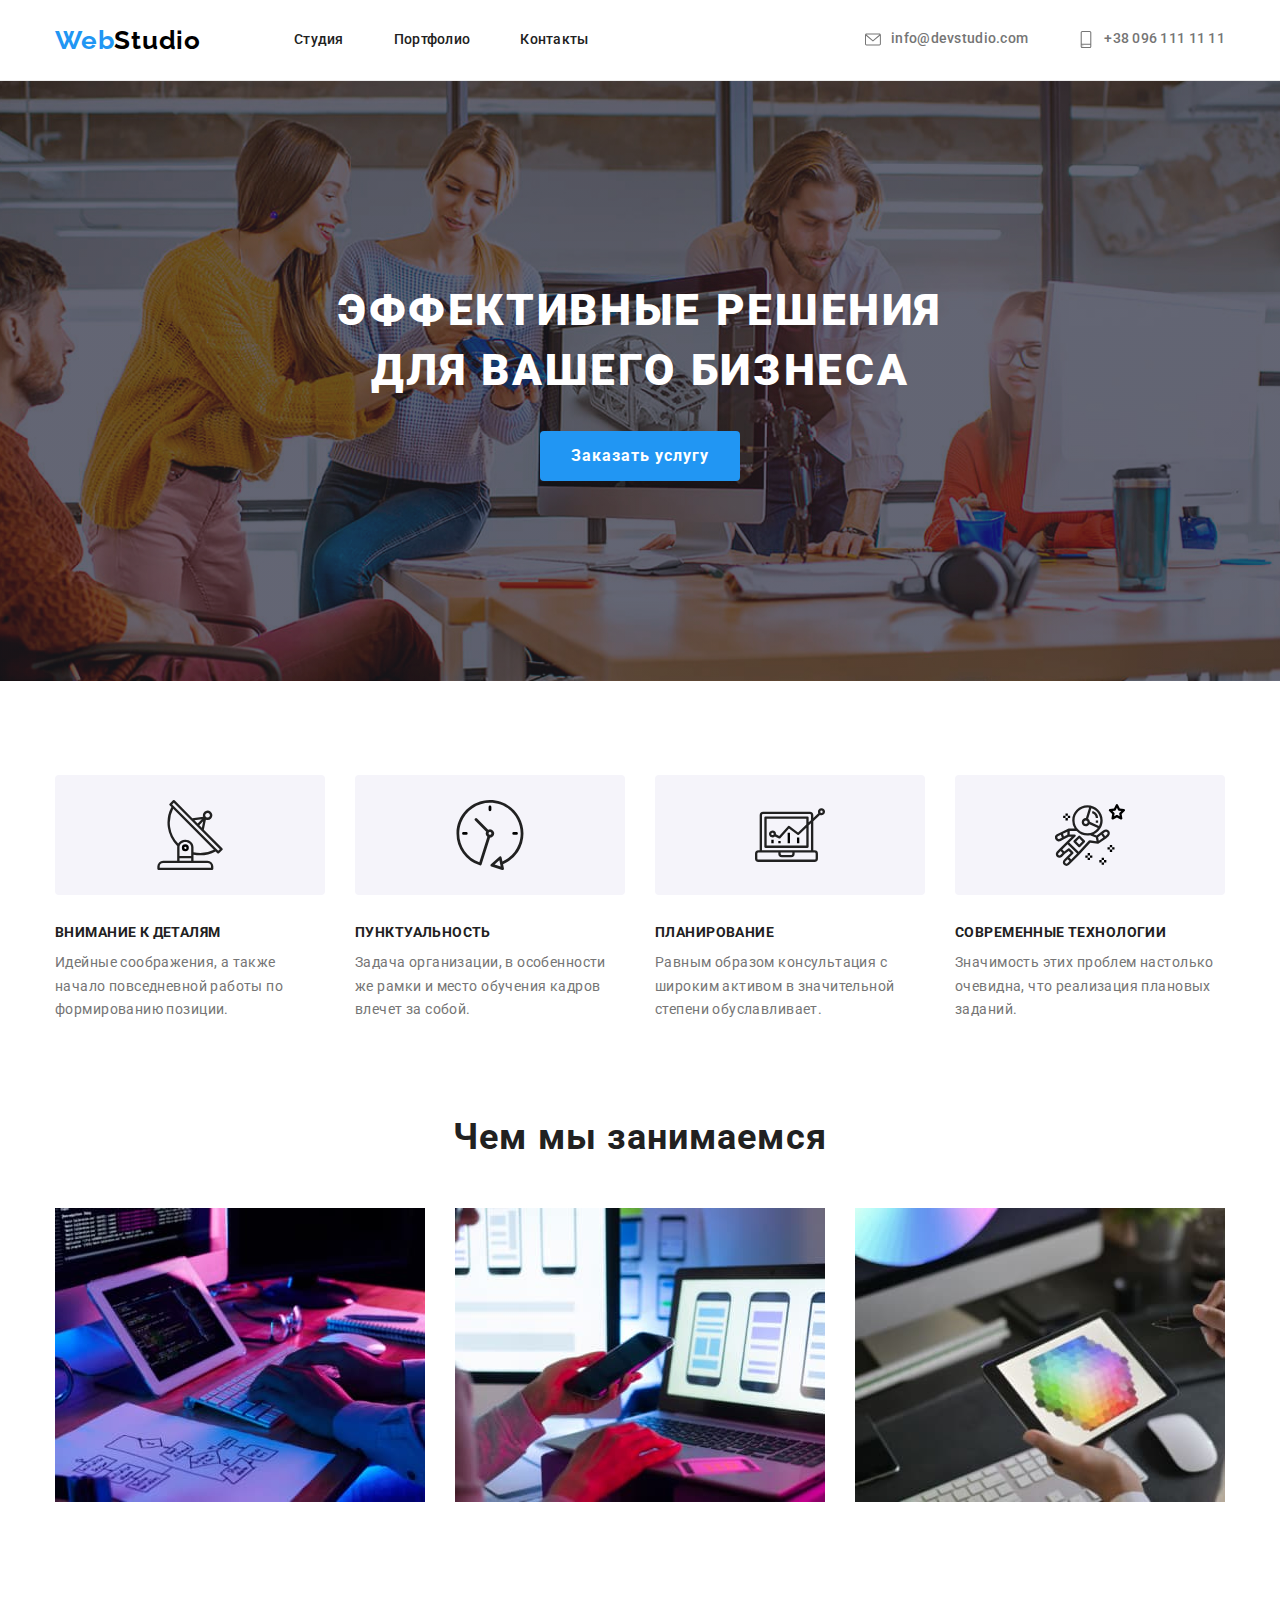
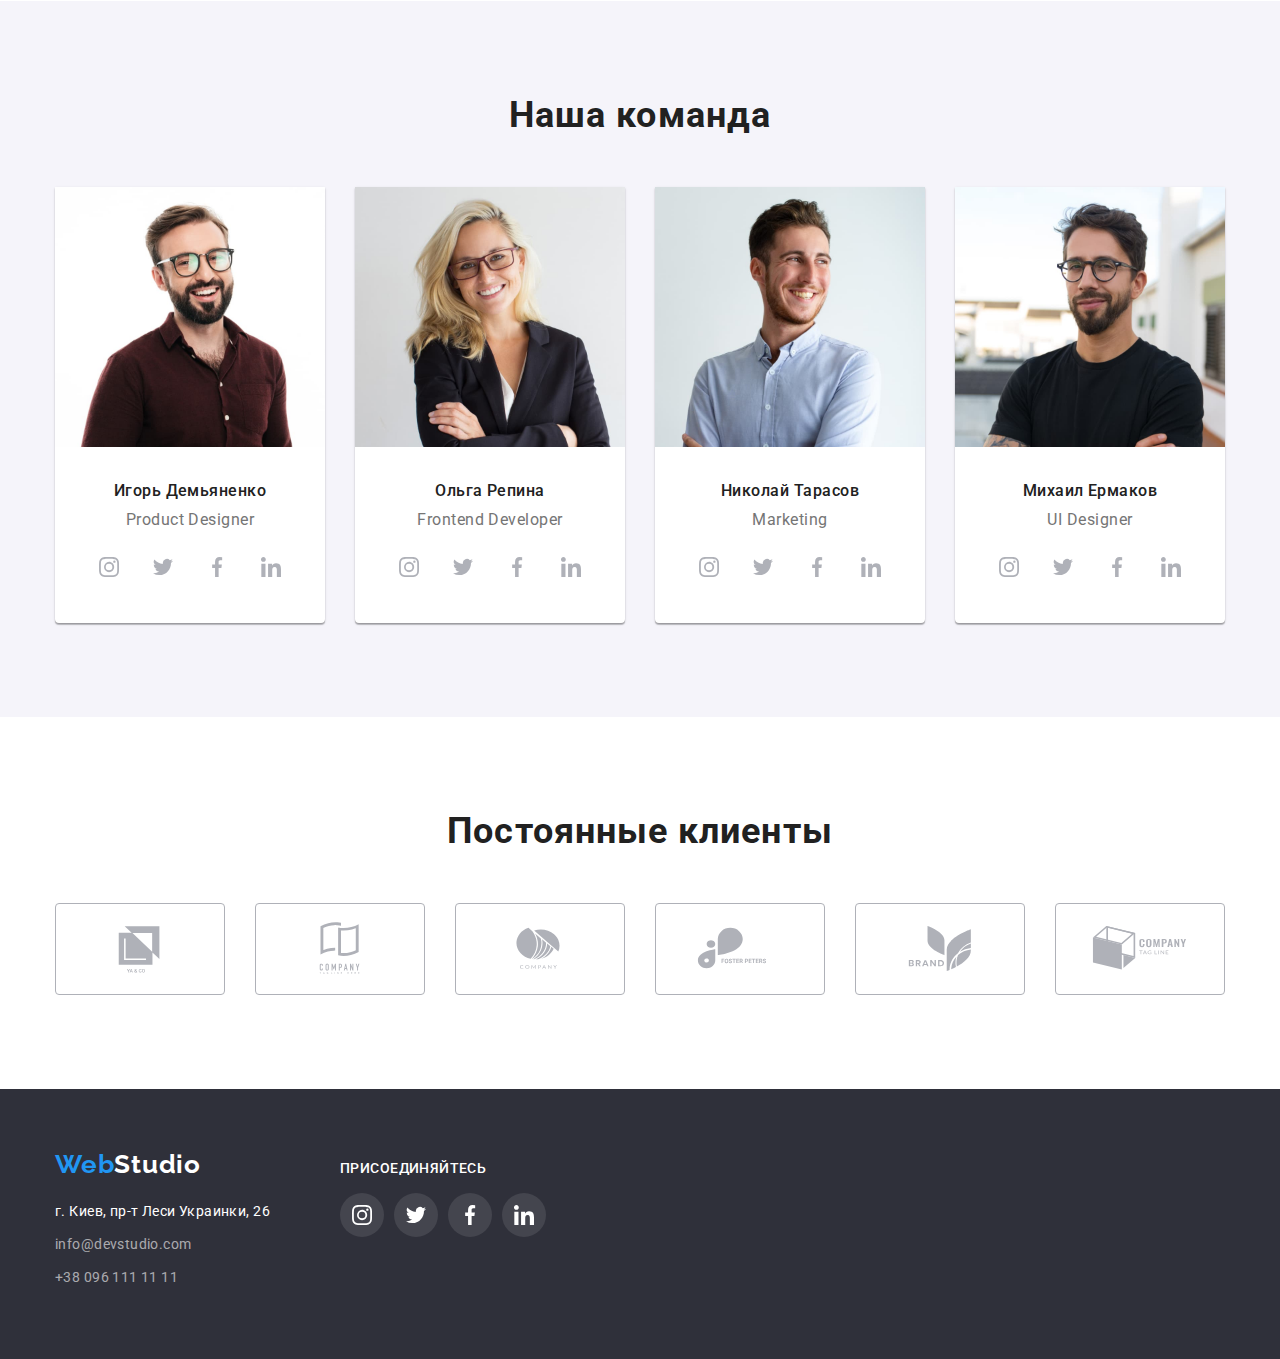
<file: index.html>
<!DOCTYPE html>
<html lang="ru">

<head>
    <meta charset="UTF-8">
    <meta http-equiv="X-UA-Compatible" content="IE=edge">
    <meta name="viewport" content="width=device-width, initial-scale=1.0">
    <title>Document</title>
    <link rel="stylesheet"
        href="https://cdnjs.cloudflare.com/ajax/libs/modern-normalize/1.1.0/modern-normalize.min.css">
    <link
        href="https://fonts.googleapis.com/css2?family=Raleway:wght@700&family=Roboto:wght@400;500;700;900&display=swap"
        rel="stylesheet">
    <link rel="stylesheet" href="./css/style.css">
</head>

<body class="page">
    <header class="header">
        <div class="container">
            <nav class="nav">
                <a class="logo link" href="index.html"><span class="web">Web</span>Studio</a>
                <ul class="nav-list list">
                    <li class="link-text"><a class="nav-link link" href="index.html">Студия</a></li>
                    <li class="link-text"><a class="nav-link link" href="./portfolio.html">Портфолио</a></li>
                    <li class="link-text"><a class="nav-link link" href="">Контакты</a></li>
                </ul>
            </nav>
            <div class="contact-links">
                <a class="contact-link link" href="mailto:info@devstudio.com">
                    <svg class="contacts-logo">
                        <use href="./images/svg/sprite.svg#icon-envelope"></use>
                    </svg> info@devstudio.com
                </a>
                <a class="contact-link link" href="tel:+380961111111">
                    <svg class="contacts-logo">
                        <use href="./images/svg/sprite.svg#icon-smartphone"></use>
                    </svg> +38 096 111 11 11
                </a>
            </div>
        </div>
    </header>
    <main>
        <!-- секція герой -->
        <section class="section-hero">
            <h1 class="hero-title">Эффективные решения <br /> для вашего бизнеса</h1>
            <button class="hero-button" type="button">Заказать услугу</button>
        </section>

        <!-- секція про нас -->

        <section class="about-us">
            <div class="container">
                <h2 hidden>О нас</h2>
                <ul class="superiority-list list">
                    <li class="superiority-item">
                        <div class="superiority-ikon">
                            <svg class="superiority-img" width="70" height="70">
                                <use href="./images/svg/sprite.svg#icon-antenna"></use>
                            </svg>
                        </div>
                        <h3 class="about-us-title">Внимание к деталям</h3>
                        <p class="about-us-text">Идейные соображения, а также начало повседневной работы по формированию
                            позиции.</p>
                    </li>
                    <li class="superiority-item">
                        <div class="superiority-ikon">
                            <svg class="superiority-img" width="70" height="70">
                                <use href="./images/svg/sprite.svg#icon-clock"></use>
                            </svg>
                        </div>
                        <h3 class="about-us-title">Пунктуальность</h3>
                        <p class="about-us-text">Задача организации, в особенности же рамки и место обучения кадров
                            влечет
                            за собой.</p>
                    </li>
                    <li class="superiority-item">
                        <div class="superiority-ikon">
                            <svg class="superiority-img" width="70" height="70">
                                <use href="./images/svg/sprite.svg#icon-diagram"></use>
                            </svg>
                        </div>
                        <h3 class="about-us-title">Планирование</h3>
                        <p class="about-us-text">Равным образом консультация с широким активом в значительной степени
                            обуславливает.</p>
                    </li>
                    <li class="superiority-item">
                        <div class="superiority-ikon">
                            <svg class="superiority-img" width="70" height="70">
                                <use href="./images/svg/sprite.svg#icon-astronaut"></use>
                            </svg>
                        </div>
                        <h3 class="about-us-title">Современные технологии</h3>
                        <p class="about-us-text">Значимость этих проблем настолько очевидна, что реализация плановых
                            заданий.</p>
                    </li>
                </ul>
            </div>
        </section>

        <!-- секція чим ми займамося -->
        <section class="section-work">
            <div class="container">
                <h2 class="work-title">Чем мы занимаемся</h2>
                <ul class="work-list list">
                    <li class="work-item">
                        <img src="./images/work/work1.jpg" alt="Работа за компьютером" width="370">
                    </li>
                    <li class="work-item">
                        <img src="./images/work/work2.jpg" alt="Рука с телефоном перед компьютером" width="370">
                    </li>
                    <li class="work-item">
                        <img src="./images/work/work3.jpg" alt="Планшет" width="370">
                    </li>
                </ul>
            </div>
        </section>

        <!-- секція наша команда -->
        <section class="team">
            <div class="container">
                <h2 class="team-title">Наша команда</h2>
                <ul class="team-list list">
                    <li class="team-item">
                        <img src="./images/team/person1.jpg" alt="фото мужчины" width="270">
                        <div class="team-content">
                            <h3 class="team-name">Игорь Демьяненко</h3>
                            <p class="team-text">Product Designer</p>
                            <ul class="social-list list">
                                <li class="list-item">
                                    <a class="s-l" href="">
                                        <svg class="social-icon" width="44" height="44">
                                            <use href="./images/svg/sprite.svg#icon-instagram"></use>
                                        </svg>
                                    </a>
                                </li>
                                <li class="list-item">
                                    <a class="s-l" href="">
                                        <svg class="social-icon" width="44" height="44">
                                            <use href="./images/svg/sprite.svg#icon-twitter"></use>
                                        </svg>
                                    </a>
                                </li>
                                <li class="list-item">
                                    <a class="s-l" href="">
                                        <svg class="social-icon" width="44" height="44">
                                            <use href="./images/svg/sprite.svg#icon-facebook"></use>
                                        </svg>
                                    </a>
                                </li>
                                <li class="list-item">
                                    <a class="s-l" href="">
                                        <svg class="social-icon" width="44" height="44">
                                            <use href="./images/svg/sprite.svg#icon-linkedin"></use>
                                        </svg>
                                    </a>
                                </li>
                            </ul>
                        </div>
                    </li>
                    <li class="team-item">
                        <img src="./images/team/person2.jpg" alt="фото женщины" width="270">
                        <div class="team-content">
                            <h3 class="team-name">Ольга Репина</h3>
                            <p class="team-text">Frontend Developer</p>
                            <ul class="social-list list">
                                <li class="list-item">
                                    <a class="s-l" href="">
                                        <svg class="social-icon" width="44" height="44">
                                            <use href="./images/svg/sprite.svg#icon-instagram"></use>
                                        </svg>
                                    </a>
                                </li>
                                <li class="list-item">
                                    <a class="s-l" href="">
                                        <svg class="social-icon" width="44" height="44">
                                            <use href="./images/svg/sprite.svg#icon-twitter"></use>
                                        </svg>
                                    </a>
                                </li>
                                <li class="list-item">
                                    <a class="s-l" href="">
                                        <svg class="social-icon" width="44" height="44">
                                            <use href="./images/svg/sprite.svg#icon-facebook"></use>
                                        </svg>
                                    </a>
                                </li>
                                <li class="list-item">
                                    <a class="s-l" href="">
                                        <svg class="social-icon" width="44" height="44">
                                            <use href="./images/svg/sprite.svg#icon-linkedin"></use>
                                        </svg>
                                    </a>
                                </li>
                            </ul>
                        </div>
                    </li>
                    <li class="team-item">
                        <img src="./images/team/person3.jpg" alt="фото мужчины" width="270">
                        <div class="team-content">
                            <h3 class="team-name">Николай Тарасов</h3>
                            <p class="team-text">Marketing</p>
                            <ul class="social-list list">
                                <li class="list-item">
                                    <a class="s-l" href="">
                                        <svg class="social-icon" width="44" height="44">
                                            <use href="./images/svg/sprite.svg#icon-instagram"></use>
                                        </svg>
                                    </a>
                                </li>
                                <li class="list-item">
                                    <a class="s-l" href="">
                                        <svg class="social-icon" width="44" height="44">
                                            <use href="./images/svg/sprite.svg#icon-twitter"></use>
                                        </svg>
                                    </a>
                                </li>
                                <li class="list-item">
                                    <a class="s-l" href="">
                                        <svg class="social-icon" width="44" height="44">
                                            <use href="./images/svg/sprite.svg#icon-facebook"></use>
                                        </svg>
                                    </a>
                                </li>
                                <li class="list-item">
                                    <a class="s-l" href="">
                                        <svg class="social-icon" width="44" height="44">
                                            <use href="./images/svg/sprite.svg#icon-linkedin"></use>
                                        </svg>
                                    </a>
                                </li>
                            </ul>
                        </div>
                    </li>
                    <li class="team-item">
                        <img src="./images/team/person4.jpg" alt="фото мужчины" width="270">
                        <div class="team-content">
                            <h3 class="team-name">Михаил Ермаков</h3>
                            <p class="team-text">UI Designer</p>
                            <ul class="social-list list">
                                <li class="list-item">
                                    <a class="s-l" href="">
                                        <svg class="social-icon" width="44" height="44">
                                            <use href="./images/svg/sprite.svg#icon-instagram"></use>
                                        </svg>
                                    </a>
                                </li>
                                <li class="list-item">
                                    <a class="s-l" href="">
                                        <svg class="social-icon" width="44" height="44">
                                            <use href="./images/svg/sprite.svg#icon-twitter"></use>
                                        </svg>
                                    </a>
                                </li>
                                <li class="list-item">
                                    <a class="s-l" href="">
                                        <svg class="social-icon" width="44" height="44">
                                            <use href="./images/svg/sprite.svg#icon-facebook"></use>
                                        </svg>
                                    </a>
                                </li>
                                <li class="list-item">
                                    <a class="s-l" href="">
                                        <svg class="social-icon" width="44" height="44">
                                            <use href="./images/svg/sprite.svg#icon-linkedin"></use>
                                        </svg>
                                    </a>
                                </li>
                            </ul>
                        </div>
                    </li>
                </ul>
            </div>
        </section>

        <section class="our-clients">
            <h2 class="clients-title">Постоянные клиенты</h2>
            <ul class="client-list list">
                <li class="client-item">
                    <a class="cl-link" href="">
                        <svg class="client-logo">
                            <use href="./images/svg/sprite.svg#icon-logo"> </use>
                        </svg>
                    </a>
                </li>
                <li class="client-item">
                    <a class="cl-link" href="">
                        <svg class="client-logo">
                            <use href="./images/svg/sprite.svg#icon-logo-1"> </use>
                        </svg>
                    </a>
                </li>
                <li class="client-item">
                    <a class="cl-link" href="">
                        <svg class="client-logo">
                            <use href="./images/svg/sprite.svg#icon-logo-2"> </use>
                        </svg>
                    </a>
                </li>
                <li class="client-item">
                    <a class="cl-link" href="">
                        <svg class="client-logo">
                            <use href="./images/svg/sprite.svg#icon-logo-3"> </use>
                        </svg>
                    </a>
                </li>
                <li class="client-item">
                    <a class="cl-link" href="">
                        <svg class="client-logo">
                            <use href="./images/svg/sprite.svg#icon-logo-4"> </use>
                        </svg>
                    </a>
                </li>
                <li class="client-item">
                    <a class="cl-link" href="">
                        <svg class="client-logo">
                            <use href="./images/svg/sprite.svg#icon-logo-5"> </use>
                        </svg>
                    </a>
                </li>
            </ul>
        </section>
    </main>

    <footer class="footer-all">
        <div class="container d-flex">
            <div class="container-footer">
                <a class="logo-footer link" href="index.html"><span class="web">Web</span>Studio</a>
                <address class="address">
                    <p class="address-text link">г. Киев, пр-т Леси Украинки, 26</p>
                    <a class="contacts-link-footer link" href="mailto:info@devstudio.com">info@devstudio.com</a>
                    <a class="contacts-link-footer link" href="tel:+380961111111">+38 096 111 11 11</a>
                </address>
            </div>
            <div class="footer-social">
                <h3 class="footer-social-title">ПРИСОЕДИНЯЙТЕСЬ</h3>
                <ul class="social-list list">
                    <li class="list-item">
                        <a class="s-l" href="">
                            <svg class="social-icon footer-icon" width="44" height="44">
                                <use href="./images/svg/sprite.svg#icon-instagram"></use>
                            </svg>
                        </a>
                    </li>
                    <li class="list-item">
                        <a class="s-l" href="">
                            <svg class="social-icon footer-icon" width="44" height="44">
                                <use href="./images/svg/sprite.svg#icon-twitter"></use>
                            </svg>
                        </a>
                    </li>
                    <li class="list-item">
                        <a class="s-l" href="">
                            <svg class="social-icon footer-icon" width="44" height="44">
                                <use href="./images/svg/sprite.svg#icon-facebook"></use>
                            </svg>
                        </a>
                    </li>
                    <li class="list-item">
                        <a class="s-l" href="">
                            <svg class="social-icon footer-icon" width="44" height="44">
                                <use href="./images/svg/sprite.svg#icon-linkedin"></use>
                            </svg>
                        </a>
                    </li>
                </ul>
            </div>
        </div>
    </footer>
</body>

</html>
</file>
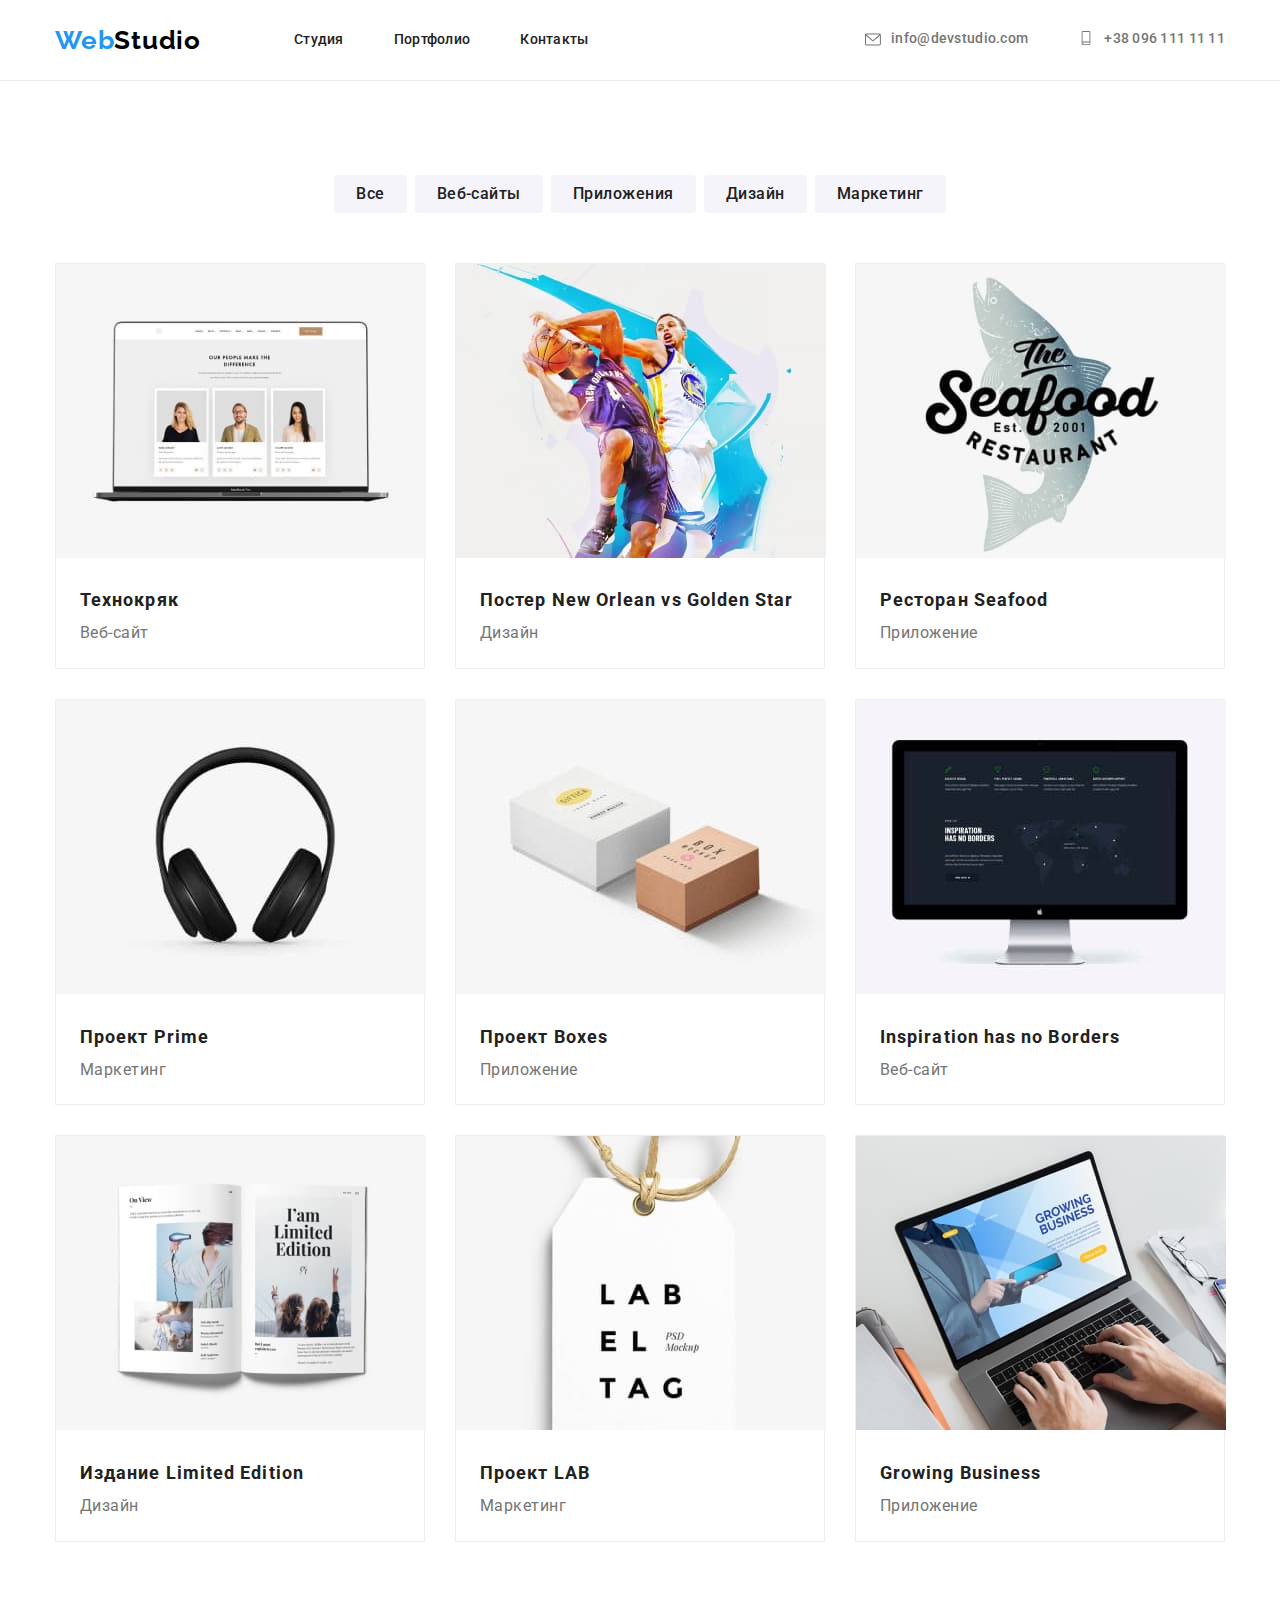
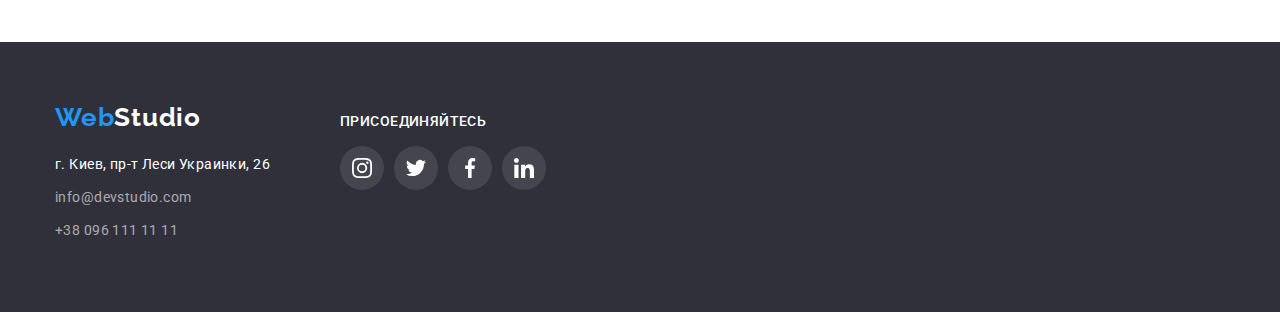
<file: portfolio.html>
<!DOCTYPE html>
<html lang="ru">

<head>
    <meta charset="UTF-8">
    <meta http-equiv="X-UA-Compatible" content="IE=edge">
    <meta name="viewport" content="width=device-width, initial-scale=1.0">
    <title>Document</title>
    <link href="https://fonts.googleapis.com/css2?family=Raleway:wght@700&family=Roboto:wght@400;500;700;900&display=swap" rel="stylesheet">
    <link rel="stylesheet" href="https://cdnjs.cloudflare.com/ajax/libs/modern-normalize/1.1.0/modern-normalize.min.css">
    <link rel="stylesheet" href="./css/style.css">
</head>

<body class="page">
    <header class="header">
        <div class="container">
            <nav class="nav">
                <a class="logo link" href="index.html"><span class="web">Web</span>Studio</a>
                <ul class="nav-list list">
                    <li class="link-text"><a class="nav-link link" href="index.html">Студия</a></li>
                    <li class="link-text"><a class="nav-link link" href="./portfolio.html">Портфолио</a></li>
                    <li class="link-text"><a class="nav-link link" href="">Контакты</a></li>
                </ul>
            </nav>
            <div class="contact-links">
                <a class="contact-link link" href="mailto:info@devstudio.com">
                    <svg class="contacts-logo">
                        <use href="./images/svg/sprite.svg#icon-envelope" ></use>
                    </svg> info@devstudio.com
                </a>
                <a class="contact-link link" href="tel:+380961111111">
                    <svg class="contacts-logo">
                        <use href="./images/svg/sprite.svg#icon-smartphone"  weight=10 height=14 ></use>
                    </svg> +38 096 111 11 11
                </a>
            </div>
        </div>
    </header>

    <main >
         <!-- секція проектів -->
         <section class="section-project">
             <div class="container">
                <h1 hidden>Фильтры</h1>
                    <ul class="filter-button-list list">
                        <li class="filter-button-item"><button class="filter-button" type="button">Все</button></li>
                        <li class="filter-button-item"><button class="filter-button" type="button">Веб-сайты</button></li>
                        <li class="filter-button-item"><button class="filter-button" type="button">Приложения</button></li>
                        <li class="filter-button-item"><button class="filter-button" type="button">Дизайн</button></li>
                        <li class="filter-button-item"><button class="filter-button" type="button">Маркетинг</button></li>
                    </ul>
                    <ul class="project-list list">
                        <li class="project-card">
                            <a class="link c-l" href=""> 
                                <img src="./images/portfolio/img1.jpg" alt="фото ноутбука" width="370" height="294">
                                <div class="project-title-name">
                                    <h2  class="project-title">Технокряк</h2>
                                    <p class="project-name">Веб-сайт</p>
                                </div>
                            </a>
                        </li>
                        <li class="project-card">
                        <a class="link" href=""> 
                            <img src="./images/portfolio/img2.jpg" alt="Фото баскетболистов" width="370" height="294">
                            <div class="project-title-name">
                                <h2  class="project-title">Постер New Orlean vs Golden Star</h2>
                                <p  class="project-name">Дизайн</p>
                            </div>
                        </a>
                        </li>
                        <li class="project-card">
                            <a class="link" href=""> 
                                <img src="./images/portfolio/img3.jpg" alt="Лого ресторана" width="370" height="294">
                                <div class="project-title-name">
                                    <h2  class="project-title">Ресторан Seafood</h2>
                                    <p class="project-name">Приложение</p>
                                    </div>
                            </a>
                        </li>
                        <li class="project-card">
                            <a class="link" href=""> 
                                <img src="./images/portfolio/img4.jpg" alt="Наушники" width="370" height="294">
                                <div class="project-title-name">
                                    <h2  class="project-title"> Проект Prime</h2>
                                    <p class="project-name">Маркетинг</p>
                                </div>
                            </a>
                        </li>
                        <li class="project-card">
                            <a class="link" href=""> 
                                <img src="./images/portfolio/img5.jpg" alt="Две коробки" width="370" height="294">
                                <div class="project-title-name">
                                    <h2  class="project-title"> Проект Boxes</h2>
                                    <p  class="project-name">Приложение</p>
                                </div>
                            </a>
                        </li>
                        <li class="project-card">
                            <a class="link" href=""> 
                                <img src="./images/portfolio/img6.jpg" alt="Монитор" width="370" height="294">
                                <div class="project-title-name">
                                    <h2  class="project-title"> Inspiration has no Borders</h2>
                                    <p  class="project-name">Веб-сайт</p>
                                </div>
                            </a>
                        </li>
                        <li class="project-card">
                            <a class="link" href=""> 
                                <img src="./images/portfolio/img7.jpg" alt="Журнал" width="370" height="294">
                                <div class="project-title-name">
                                    <h2 class="project-title">Издание Limited Edition</h2>
                                    <p  class="project-name">Дизайн</p>
                                </div>
                            </a>
                        </li>
                        <li class="project-card">
                            <a class="link" href=""> 
                                <img src="./images/portfolio/img8.jpg" alt="Бирка" width="370" height="294">
                                <div class="project-title-name">
                                  <h2  class="project-title">Проект LAB</h2>
                                  <p class="project-name">Маркетинг</p>
                                 </div>
                            </a>
                        </li>
                        <li class="project-card">
                            <a class="link" href=""> 
                                <img src="./images/portfolio/img9.jpg" alt="Ноутбук" width="370" height="294">
                                <div class="project-title-name">
                                    <h2  class="project-title">Growing Business</h2>
                                    <p  class="project-name">Приложение</p>
                                </div>
                            </a>
                        </li>
                    </ul>
                </div>
            </section>
    </main>



    <footer class="footer-all">
        <div class="container d-flex">
            <div class="container-footer">
                <a class="logo-footer link" href="index.html"><span class="web">Web</span>Studio</a>
                <address class="address">
                    <p class="address-text link">г. Киев, пр-т Леси Украинки, 26</p>
                    <a class="contacts-link-footer link" href="mailto:info@devstudio.com">info@devstudio.com</a>
                    <a class="contacts-link-footer link" href="tel:+380961111111">+38 096 111 11 11</a>
                </address>
            </div>
            <div class="footer-social">
                <h3 class="footer-social-title">ПРИСОЕДИНЯЙТЕСЬ</h3>
                <ul class="social-list list">
                    <li class="list-item">
                        <a class="s-l" href="">
                            <svg class="social-icon footer-icon" width="44" height="44">
                                <use href="./images/svg/sprite.svg#icon-instagram"></use>
                            </svg>
                        </a>
                    </li>
                    <li class="list-item">
                        <a class="s-l" href="">
                            <svg class="social-icon footer-icon" width="44" height="44">
                                <use href="./images/svg/sprite.svg#icon-twitter"></use>
                            </svg>
                        </a>
                    </li>
                    <li class="list-item">
                        <a class="s-l" href="">
                            <svg class="social-icon footer-icon" width="44" height="44">
                                <use href="./images/svg/sprite.svg#icon-facebook"></use>
                            </svg>
                        </a>
                    </li>
                    <li class="list-item">
                        <a class="s-l" href="">
                            <svg class="social-icon footer-icon" width="44" height="44">
                                <use href="./images/svg/sprite.svg#icon-linkedin"></use>
                            </svg>
                        </a>
                    </li>
                </ul>
            </div>
        </div>
    </footer>
</body>
</html>
</file>
<file: css/style.css>
:root {
    --main-text-color: #757575;
    --logo-color: #000000;
    --secondary-title-color: #FFFFFF;
    --title-color: #212121;
    --akcent-color: #2196F3;
    --main-font: "Roboto"; sans-serif;
    --secondary-font: "Raleway"; sans-serif;
    --main-background-color:#E5E5E5 ;
    --secondary-background-color: #2F303A;
    --backgraund-team-color: #F5F4FA;
    --footer-link-color: rgba(255, 255, 255, 0.6)
}
/* стилі сторінки */

/* .html {
    box-sizing: border-box;
}

*,
*::before,
*::after {
    box-sizing: inherit; */

    h1,
    h2,
    h3,
    h4,
    h5,
    h6,
    p {
        margin-top: 0;
        margin-bottom: 0;
    }

    ul{
        margin-top: 0;
        margin-bottom: 0;
        padding-left: 0;
    }

    .html {
        box-sizing: border-box;
    }

 
.page {
    font-family: var(--main-font);
    color: var(--main-text-color);
    /* background-color: var(--main-background-color); */
}

.list {
    list-style: none;
    padding: 0;
    margin: 0;
    /* display: flex;
    padding: 0;
    margin: 0;
    justify-content: center; */
}

.link {
    text-decoration: none;
}

.container {
    width: 1200px;
    padding-left: 15px;
    padding-right: 15px;
    margin: 0 auto;


}

/* хедер */


.header .container {
    display: flex;
    align-items: center;
}

/* .container {
    display: flex;
    width: 1170px;
    padding-left: 15px;
    padding-right: 15px;
    margin-left: auto;
    margin-right: auto;
} */
.header{
    border-bottom: 1px solid #ECECEC;
}
/* logo */

.logo {
    margin-right: 93px;
    font-family: var(--secondary-font);
    font-weight: 700;
    font-size: 26px;
    line-height: 1.19;
    letter-spacing: 0.03em;
    color: var(--logo-color);

}

.web {
    color: var(--akcent-color);
}

/* nav */
.nav {
    display: flex;
    align-items: center;
}

.nav-list {
    display: flex;
}

.nav-link {
    display: block;
    padding-top: 32px;
    padding-bottom: 32px;
    color:var(--title-color);
    /* margin-right: 50px; */
    font-weight: 500;
    font-size: 14px;
    line-height: 1.14;
    letter-spacing: 0.02em;
}


.link-text:not(:last-child) {
    margin-right: 50px;
}

.contact-links {
    display: flex;
    font-style: normal;
    font-weight: 500;
    font-size: 14px;
    line-height: 1.14;
    letter-spacing: 0.02em;
    margin-left: auto;
}

.contact-link {
    color: var(--main-text-color);
    display: flex;

}

.contact-link:not(:last-child) {
    margin-right: 50px;
}

.contacts-logo {
    width: 16px;
    height: 17px;
    fill: var(--main-text-color);
    margin-right: 10px;

}

.nav-link:hover,
.nav-link:focus,
.contact-link:hover,
.contact-link:focus,
.contact-link:hover .contacts-logo,
.contact-link:focus .contacts-logo {
    color: var(--akcent-color);
    fill: var(--akcent-color);
}

/* hero */






.section-hero {
    /* background-color: var(--main-background-color); */
    padding-top: 200px;
    padding-bottom: 200px;
    text-align: center;
    max-width: 1600px;
    background-image: linear-gradient(
      rgba(47, 48, 58, 0.4),
      rgba(47, 48, 58, 0.4)
    ),
    url(../images/bcg/bcg.jpg);
    background-repeat: no-repeat;
    background-position: center;
    background-size: cover;
    margin: auto;
}

 .hero-title {
     margin-top: 0;
     margin-bottom: 30px;
    font-weight: 900;
    font-size: 44px;
    line-height: 1.36;
    letter-spacing: 0.06em;
    text-transform: uppercase;
    color: var(--secondary-title-color);
 }



 .hero-button {
    margin: auto;
    text-align: center;
    width: 200px;
    height: 50px ;
    border-radius: 4px;
    border: none;
    font-weight: 700;
    font-size: 16px;
    line-height: 1.87;    
    align-items: center;
    letter-spacing: 0.06em;
    color: var(--secondary-title-color);
    background-color: var(--akcent-color);
    cursor: pointer;
 }


 /* <!-- секція про нас --> */

.about-us {
    padding-top: 94px;
}

 .superiority-list {
     display: flex;
     margin-left: -30px;
 }


/* .superiority-item:not(:last-child) {
    margin-right: 8px;;
} */


.superiority-ikon {
    width: 270px;
    height: 120px;
    background: #F5F4FA;
    border-radius: 4px;
    margin-bottom: 30px;
    display: flex;
    justify-content: center;
    align-items: center;
}

.superiority-item {
    width: calc((100% - 30px) / 4);
    margin-left: 30px;
}

 .about-us-title {
     margin: 0;
    font-size: 14px;
    line-height: 1.14;
    letter-spacing: 0.03em;
    text-transform: uppercase;
    color: var(--title-color);
 }

 .about-us-text {
     margin-top: 10px;
    font-weight: 400;
    font-size: 14px;
    line-height: 1.71;
    letter-spacing: 0.03em;   
    color: var(--main-text-color);
 }

 /* <!-- секція чим ми займамося --> */

.section-work {
    padding: 94px 0;
}

 .work-title {
     margin-top: 0;
     margin-bottom: 50px;
    font-weight: 700;
    font-size: 36px;
    line-height: 1.17;
    text-align: center;
    letter-spacing: 0.03em;
    color: var(--title-color)
}
.work-item:not(:last-child) {
    margin-right: 30px;
}

.work-item  {
    width: calc((100% - 60px) / 3);
}

.work-list {
    display: flex;
}



/* <!-- секція наша команда --> */

.team-list {
    display: flex;
    margin-top: 50px;
    /* margin-bottom: 94px; */
}

.team {
    background-color: var(--backgraund-team-color);
    padding-top: 94px;
    padding-bottom: 94px;
}

.team-item:not(:last-child) {
 margin-right: 30px;
}

.team-item {
    width: calc((100% - 90px) / 4);
    background-color: var(--secondary-title-color);
    box-shadow: 0px 1px 3px rgba(0, 0, 0, 0.12), 0px 1px 1px rgba(0, 0, 0, 0.14), 0px 2px 1px rgba(0, 0, 0, 0.2);
    border-radius: 0px 0px 4px 4px;

}

.team-title {
    font-weight: 700;
    font-size: 36px;
    line-height: 1.16;
    text-align: center;
    letter-spacing: 0.03em;
    color: var(--title-color);
}

.team-content {
    padding-top: 30px;
    padding-bottom: 30px;
}

.team-name {
    margin-bottom: 10px;
    font-weight: 500;
    font-size: 16px;
    line-height: 1.19;
    text-align: center;
    letter-spacing: 0.03em;
    color: var(--title-color);
}

.team-text {
    font-weight: 400;
    font-size: 16px;
    line-height: 1.19;
    text-align: center;
    letter-spacing: 0.03em;
    color: var(--main-text-color);
}

.social-list {
    display: flex;
    justify-content: center;
    margin-top: 16px;
}

.s-l:focus .social-icon{
    background-color: var(--akcent-color);
    border-radius: 50px;
    fill: var(--secondary-title-color);
}

.social-icon:hover,
.social-icon:focus {
    background-color: var(--akcent-color);
    border-radius: 50px;
    fill: var(--secondary-title-color);
}

.social-icon {
    fill: #AFB1B8;
}

.list-item:not(:last-child) {
    margin-right: 10px;
}

.clients-title {
    font-weight: 700;
    font-size: 36px;
    line-height: 1.16;
    text-align: center;
    letter-spacing: 0.03em;
    color: var(--title-color);
    margin-top: 94px;
    margin-bottom: 50px;
}

.client-list {
    display: flex;
    justify-content: center;
    margin-bottom: 94px;
}

.client-item {
    width: 170px;
    height: 92px;
    border: 1px solid #AFB1B8;
    border-radius: 4px;

    align-items: center;
    display: flex;
    justify-content: center;
}

.cl-link {
    width: 100%;
    height: 100%;
    justify-content: center;
    display: flex;
    align-items: center;
}

.client-item:focus,
.cl-link:focus .client-logo{
    border-color: var(--akcent-color);
    fill: var(--akcent-color);
}


.client-item:hover,
.client-item:hover .client-logo{
    border-color: var(--akcent-color);
    fill: var(--akcent-color);
}

.client-item:not(:last-child) {
    margin-right: 30px;
}

.client-logo {
    width: 106px;
    height: 60px;
    fill: #AFB1B8;
}




/*--------------------------- footer -----------------------------*/
.footer-all {
    display: flex;
    align-items: baseline;
    padding-top: 60px;
    padding-bottom: 60px;
}

.d-flex {
    display: flex;
}

.logo-footer {
    font-family: var(--secondary-font);
    font-weight: 700;
    font-size: 26px;
    line-height: 1.19;
    letter-spacing: 0.03em;
    color: var(--secondary-title-color);
}

.address-text,
.contacts-link-footer {
    margin-top: 0;
    margin-bottom: 9px;
}


.address {
    margin-top: 20px;
    font-style: normal;
}

.address-text,
.contacts-link-footer {
    font-weight: 400;
    font-size: 14px;
    line-height: 1.71;
    letter-spacing: 0.03em;
    color: var(--secondary-title-color);
}
.contacts-link-footer {
color:  var(--footer-link-color);
display: block;
 }
 
.contacts-link-footer:hover,
.contacts-link-footer:focus {
    color: var(--akcent-color)
}

/* .container-footer {
    display: inline-block;
} */

.footer-social-title {
    font-weight: 500;
    font-size: 14px;
    line-height: 1.14;
    letter-spacing: 0.03em;
    text-transform: uppercase;
    color: #FFFFFF;
}

.footer-icon {
    background: rgba(255, 255, 255, 0.1);
    border-radius: 50px;
    fill: #FFFFFF;
}

.footer-all {
    background-color: var(--secondary-background-color);
}

.footer-social {
margin-left: 70px;
align-items: unset;
margin-top: 12px;
}

/*------------------ портфоліо -------------------------------*/

.section-project {
    padding-top: 94px;
}

.filter-button-list {
    display: flex;
    justify-content: center;
    margin-left: auto;
    margin-right: auto;
    margin-bottom: 50px;
}

    /* margin-top: 94px; */

.filter-button-item {
    margin-right: 8px;
}

.filter-button-item:hover,
.filter-button-item:focus {
    color: white;
}

.filter-button-item:last-child {
    margin-right: 0;
}

.filter-button {
    padding: 6px 22px;
    border: none;
    border-radius: 4px;
    font-family: var(--main-font);
    font-weight: 500;
    font-size: 16px;
    line-height: 1.62;
    text-align: center;
    letter-spacing: 0.03em;
    color: var(--title-color);
    background-color: var(--backgraund-team-color);
    cursor: pointer;
}

.filter-button:hover,
.filter-button:focus {
   background: var(--akcent-color);
   color: #FFFFFF;
}





.project-list {
    margin-top: 50px;
    display: flex;
    flex-wrap: wrap;
    margin-bottom: 100px;
}

.project-title-name {
    padding: 20px 24px ;
}

.project-card {
    border: 1px solid #EEEEEE;
}

.project-card {
    margin-right: 30px;
    margin-bottom: 30px; 
    width: calc((100% - 60px) / 3);
}

.project-card:nth-last-child(-n + 3) {
    margin-bottom: 0;
  }

.project-card:nth-child(3n + 3) {
    margin-right: 0;
} 


.project-card:focus,
.project-card:focus-visible {
    box-shadow: 0px 1px 1px rgba(0, 0, 0, 0.12), 0px 4px 4px rgba(0, 0, 0, 0.06), 1px 4px 6px rgba(0, 0, 0, 0.16);

}

.project-card:hover {
    box-shadow: 0px 1px 1px rgba(0, 0, 0, 0.12), 0px 4px 4px rgba(0, 0, 0, 0.06), 1px 4px 6px rgba(0, 0, 0, 0.16);
}



.project-title {
    font-weight: 700;
    font-size: 18px;
    line-height: 2.00;
    letter-spacing: 0.06em;
    color: var(--title-color);
 }
 

.project-name {
    font-weight: 400;
    font-size: 16px;
    line-height: 1.87;
    letter-spacing: 0.03em;
    color: var(--main-text-color);
}
</file>
